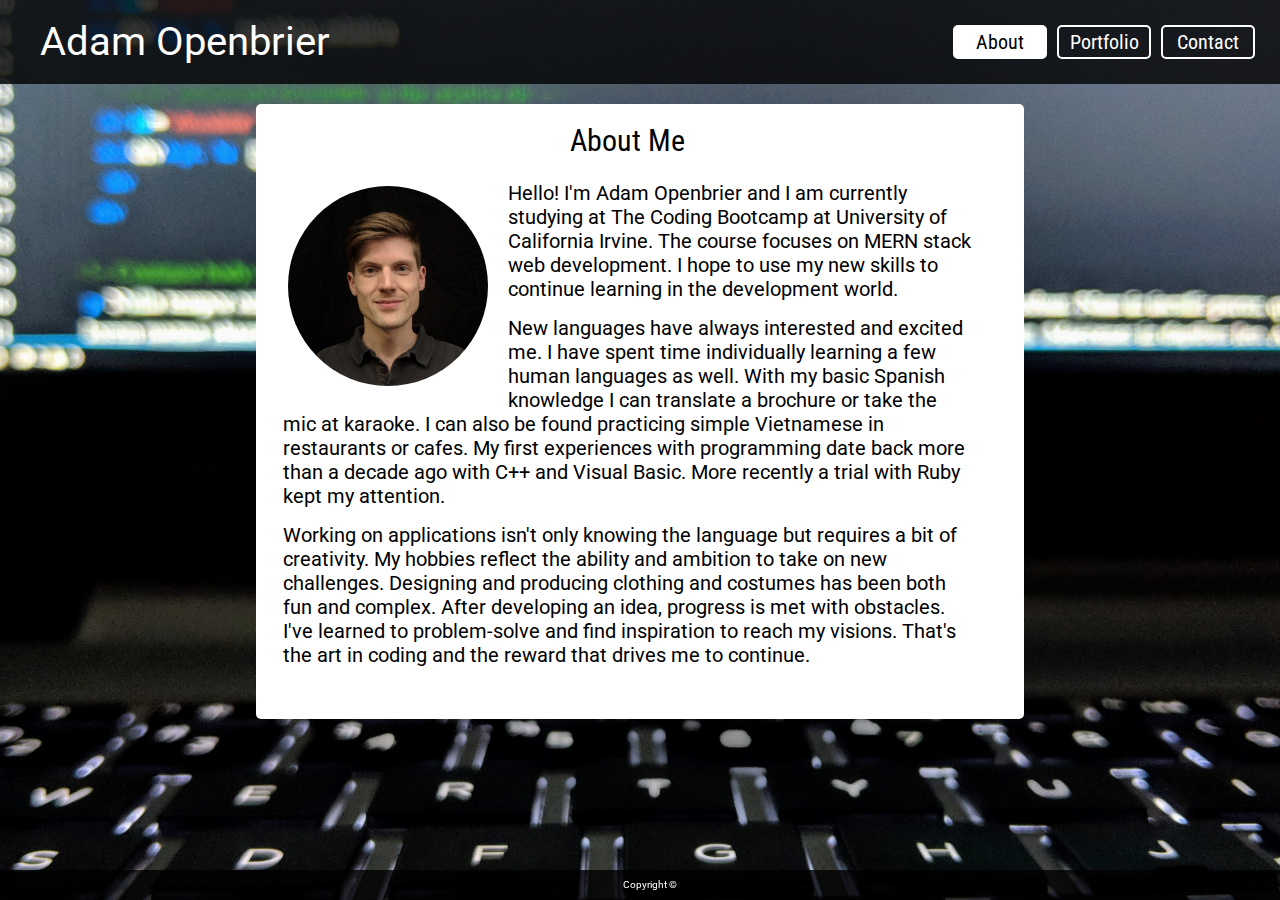
<file: index.html>
<!DOCTYPE html>
<html lang="en">

<head>
    <meta charset="UTF-8">
    <meta name="viewport" content="width=device-width, initial-scale=1.0">
    <meta http-equiv="X-UA-Compatible" content="ie=edge">

    <link rel="stylesheet" href="assets/css/reset.css">
    <link href="https://fonts.googleapis.com/css?family=Roboto|Roboto+Condensed" rel="stylesheet">
    <link rel="stylesheet" href="assets/css/style.css">
    <link rel="canonical" href="https://www.adamopenbrier.com" />
    <title>Adam Openbrier - About</title>

</head>

<body>

    <!-- Header with Title and navigation -->
    <header>
        <h1>
            Adam Openbrier
        </h1>
        <nav>
            <a href="index.html" class="pageCurrent">About</a>
            <a href="portfolio.html" class="pageLink">Portfolio</a>
            <a href="contact.html" class="pageLink">Contact</a>
        </nav>
    </header>

    <!-- Main Bio section with picture  -->
    <section class="main">
        <h2>About Me</h2>
        <img class="profile" src="assets/images/profile.jpg" alt="Adam Openbrier">

        <p>Hello! I'm Adam Openbrier and I am currently studying at The Coding Bootcamp at University of California Irvine. The course focuses on MERN stack web development. I hope to use my new skills to continue learning in the development world.</p><p>New languages have always interested and excited me. I have spent time individually learning a few human languages as well. With my basic Spanish knowledge I can translate a brochure or take the mic at karaoke. I can also be found practicing simple Vietnamese in restaurants or cafes. My first experiences with programming date back more than a decade ago with C++ and Visual Basic. More recently a trial with Ruby kept my attention.</p>
        <p>Working on applications isn't only knowing the language but requires a bit of creativity. My hobbies reflect the ability and ambition to take on new challenges. Designing and producing clothing and costumes has been both fun and complex. After developing an idea, progress is met with obstacles. I've learned to problem-solve and find inspiration to reach my visions. That's the art in coding and the reward that drives me to continue.</p>
        </section>

        <!-- Footer with copyright logo (lies) -->
        <footer>
            Copyright &COPY;
        </footer>
</body>

</html>
</file>
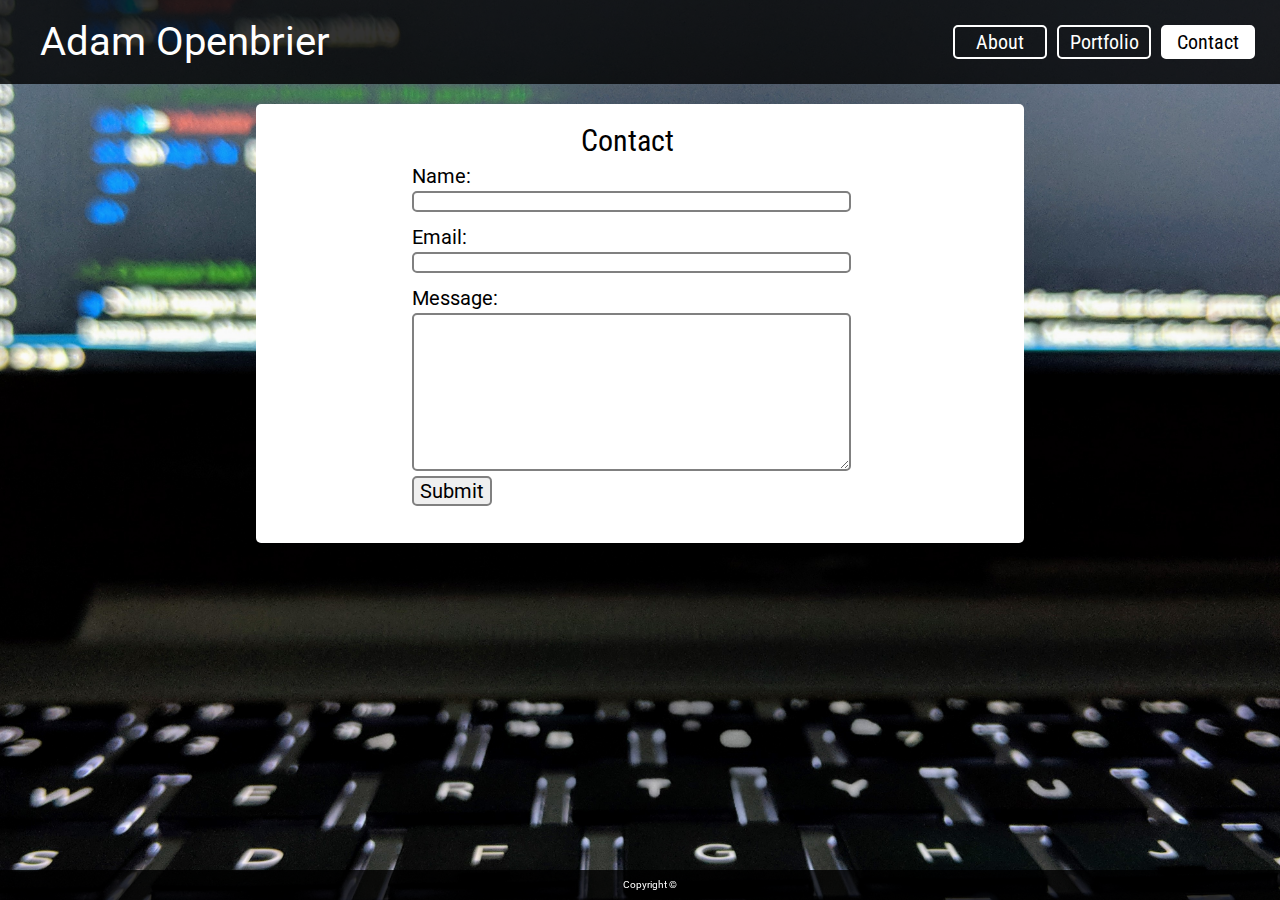
<file: contact.html>
<!DOCTYPE html>
<html lang="en">

<head>
    <meta charset="UTF-8">
    <meta name="viewport" content="width=device-width, initial-scale=1.0">
    <meta http-equiv="X-UA-Compatible" content="ie=edge">
    <meta name="robots" content="noindex">
    <link rel="stylesheet" href="assets/css/reset.css">
    <link href="https://fonts.googleapis.com/css?family=Roboto|Roboto+Condensed" rel="stylesheet">
    <link rel="stylesheet" href="assets/css/style.css">
    <title>Adam Openbrier - Contact</title>
</head>

<body>
    <!-- Header with Title and navigation -->
    <header>
        <h1>
            Adam Openbrier
        </h1>
        <nav>
            <a href="index.html" class="pageLink">About</a>
            <a href="portfolio.html" class="pageLink">Portfolio</a>
            <a href="contact.html" class="pageCurrent">Contact</a>
        </nav>
    </header>

<!-- Contact form -->
    <section class="main">
        <h2>Contact</h2>
        <form>
        
            <label for="name">Name:</label>
            <input type="text" name="name" id="name">
            <label for="emailaddress">Email:</label>
            <input type="email" name="emailaddress" id="emailaddress">
            <label for="message">Message:</label>
            <textarea name="message" id="message" cols="30" rows="10"></textarea>
            <button>Submit</button>
        </form>
    </section>

    <!-- Footer with copyright logo (lies)-->
    <footer>
        Copyright &COPY;
    </footer>
</body>

</html>
</file>
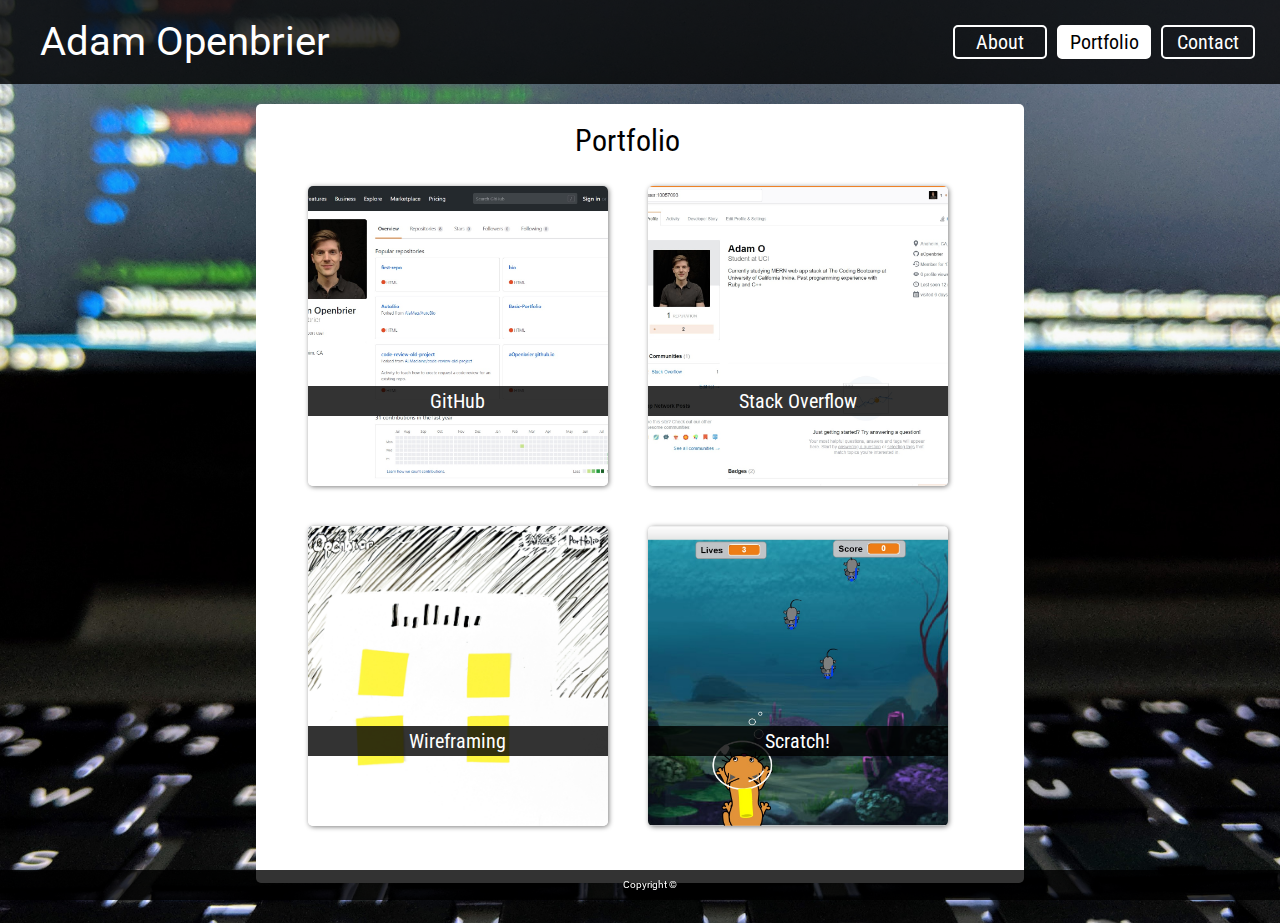
<file: portfolio.html>
<!DOCTYPE html>
<html lang="en">

<head>
    <meta charset="UTF-8">
    <meta name="viewport" content="width=device-width, initial-scale=1.0">
    <meta http-equiv="X-UA-Compatible" content="ie=edge">
    <link rel="stylesheet" href="assets/css/reset.css">
    <link href="https://fonts.googleapis.com/css?family=Roboto|Roboto+Condensed" rel="stylesheet">
    <link rel="stylesheet" href="assets/css/style.css">
    <link rel="canonical" href="https://www.adamopenbrier.com" />
    <title>Adam Openbrier - Portfolio</title>
</head>
<body>

    <!-- Header with Title and navigation -->
    <header>
        <h1>
            Adam Openbrier
        </h1>
        <nav>
            <a href="index.html" class="pageLink">About</a>
            <a href="portfolio.html" class="pageCurrent">Portfolio</a>
            <a href="contact.html" class="pageLink">Contact</a>
        </nav>
    </header>


    <!-- Main content: portfolio links -->
    <section class="main">
        <h2>Portfolio</h2>
        <div class="flexContainer">
            <a href="https://github.com/aOpenbrier" class="portText">
                <div class="portContainer">
                    <img class="portImg" src="assets/images/github.jpg" alt="GitHub profile">
                    <div class="portText">GitHub</div>
                </div>
            </a>
            <a href="https://meta.stackoverflow.com/users/10057093/adam-o?tab=profile" class="portText">
                <div class="portContainer">
                    <img class="portImg" src="assets/images/stackoverflow.jpg" alt="Stack Overflow profile">
                    <div class="portText">Stack Overflow</div>
                </div>
            </a>
            <a href="wireframe.html" class="portText">
                <div class="portContainer">
                    <img class="portImg" src="assets/images/whiteboard2.jpg" alt="Wireframing">
                    <div class="portText">Wireframing</div>
                </div>
            </a>
            <a href="https://scratch.mit.edu/projects/235981321/" class="portText">
                <div class="portContainer">
                    <img class="portImg" src="assets/images/scratch.jpg" alt="Scuba Cat">
                    <div class="portText">Scratch!</div>
                </div>
            </a>
        </div>

    </section>
    <!-- Footer with copyright logo (lies) -->
    <footer>
        Copyright &COPY;
    </footer>
</body>

</html>
</file>
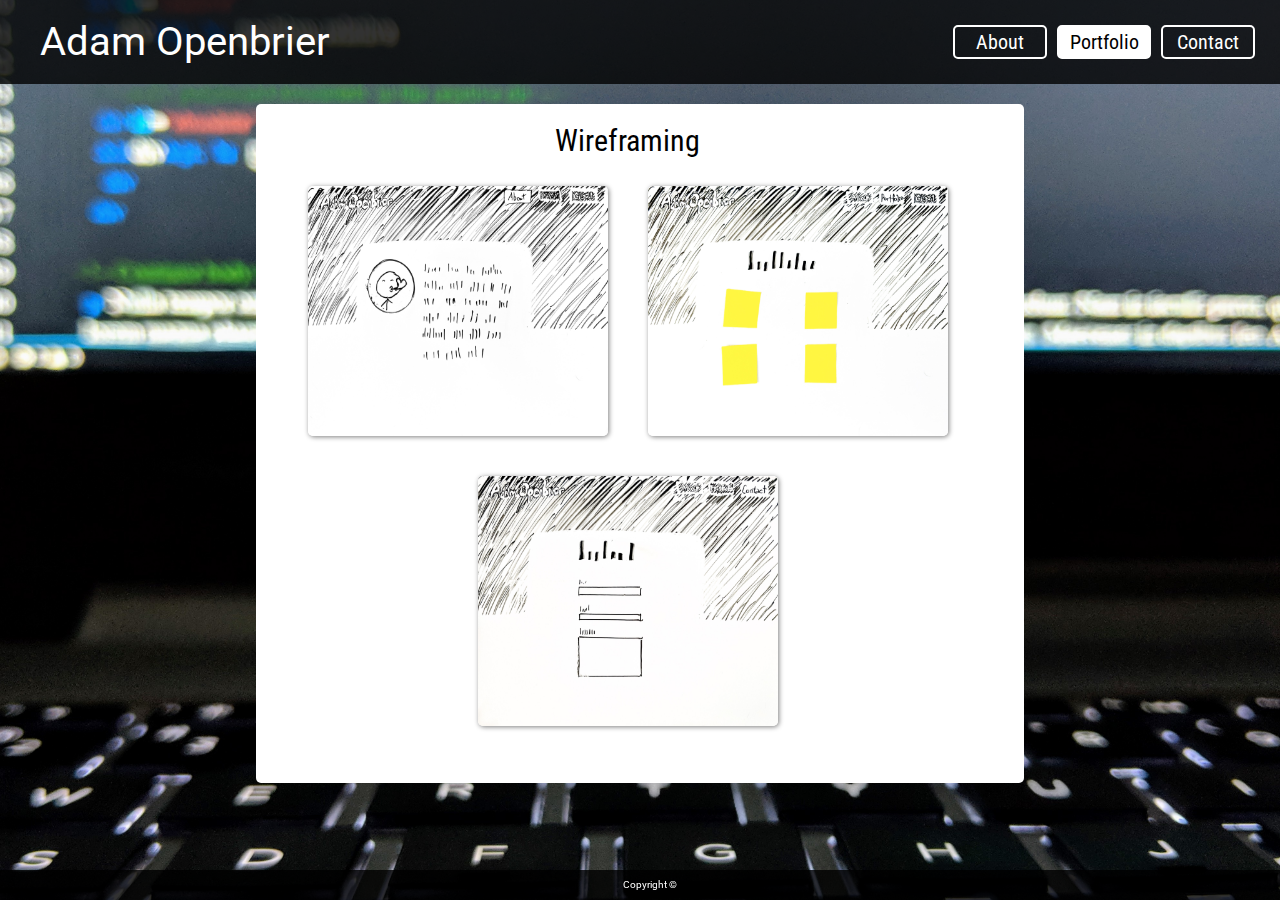
<file: wireframe.html>
<!DOCTYPE html>
<html lang="en">

<head>
   <meta charset="UTF-8">
   <meta name="viewport" content="width=device-width, initial-scale=1.0">
   <meta http-equiv="X-UA-Compatible" content="ie=edge">
   <link rel="canonical" href="https://aopenbrier.github.io/portfolio.html" />
   <link rel="stylesheet" href="assets/css/reset.css">
   <link href="https://fonts.googleapis.com/css?family=Roboto|Roboto+Condensed" rel="stylesheet">
   <link rel="stylesheet" href="assets/css/style.css">
   <title>Adam Openbrier - Portfolio</title>
</head>

<!-- Header with Title and navigation -->
<header>
   <h1>
      Adam Openbrier
   </h1>
   <nav>
      <a href="index.html" class="pageLink">About</a>
      <a href="portfolio.html" class="pageCurrent">Portfolio</a>
      <a href="contact.html" class="pageLink">Contact</a>
   </nav>
</header>

<!-- Main content: wireframing gallery -->
<section class="main">
   <h2>Wireframing</h2>
   <div class="flexContainer">
      <img class="wire" src="assets/images/whiteboard1.jpg" alt="Wireframe">
      <img class="wire" src="assets/images/whiteboard2.jpg" alt="Wireframe">
      <img class="wire" src="assets/images/whiteboard3.jpg" alt="Wireframe">
   </div>
</section>


<!-- Footer with copyright logo (lies) -->
<footer>
   Copyright &COPY;
</footer>
</body>
</html>
</file>
<file: assets/css/style.css>
/* background image */
html{
   background: url("../images/keyboard.jpg") center top no-repeat;
   background-size: cover;
   background-color: black;
}

/*create space between title and nav links */
header{
   display: flex;
   justify-content: space-between;
   align-items: center;
   padding: 20px;
   background-color: rgba(0, 0, 0, .8);
}

/* nav links inline & centered */
nav{
   display: flex;
   align-items: center;
   justify-content: center;
}

/* nav links format */
nav a{
   font-family: 'Roboto Condensed', sans-serif;
   font-size: 20px;
   text-decoration: none;
   text-align: center;  
   border-radius: 5px;
   padding: 5px;
   margin: 5px;
   width: 80px; 
   border: 2px solid white;
}

/* active page nav link appearance */
.pageCurrent{
   color: black;
   background-color: white;  
}

/* remaining nav link appearance */
.pageLink{
   color: white;
   background-color: none;
}

/* Name in header: largest font, push from left to match padding from flexbox centering */
h1{
   color: white;
   font-size: 40px;
   font-family: 'Roboto', sans-serif;
   padding: 0 0 0 20px;
}

/* Page titles */
h2{
   text-align: center;
   color:black;
   font-size: 30px;
   padding: 10px 0px;
   font-family: 'Roboto Condensed', sans-serif;
}

/* white card-style content area */
.main{
   background-color: rgb(255, 255, 255);
   margin: 20px 20% 40px;
   padding:10px 35px 35px 10px;
   border-radius: 5px;
   border: 2px solid rgba(255, 255, 255, 0.5);
}

/* biography text font and spacing */
.main p{
   font-size: 20px;
   line-height: 1.2em;
   margin: .75em;
   font-family: 'Roboto', sans-serif;
}

/* biography image round */
.profile{
   height: 200px;
   border-radius: 50%;
   float:left;
   margin: 20px 20px 20px 20px;
}

/* center portfolio thumbails */
.flexContainer{
   display: flex;
   justify-content: center;
   flex-wrap: wrap;
}

/* container for thumbnails and hovering text */
.portContainer{
   height:300px;
   width:300px;
   margin: 20px;
   position: relative;
   display:inline-block;
   border-radius: 5px;
   box-shadow: 1px 1px 5px grey;
   }

/* portfolio thumbail images */
.portImg{
   position: relative;
   border-radius: 5px;
   height: 300px;
   width:300px;
   object-fit: cover;
}

/* portfolio thumbnail hovering text */
div.portText{
   position: absolute;
   top:200px;
   width:300px;
   padding:5px 0px;
   font-family: 'Roboto Condensed', sans-serif;
   font-size: 20px;
   text-align: center;
   background-color: rgba(0, 0, 0, .8);
}

/* remove hyperlink underline  */
a.portText{
   color: white;
   text-decoration: none;
}

/* wireframe image thumbails */
.wire{
   border-radius: 5px;
   width:300px;
   height:250px;
   object-fit: fill;
   margin: 20px;
   box-shadow: 1px 1px 5px grey;
}

form{
   margin:auto;
   width:60%;
}

label{
   font-family: 'Roboto', sans-serif;
   font-size: 20px;
   display: block;
}

input{
   width: 100%;
   display: block;
   border: 2px solid grey;
   border-radius: 5px;
   margin:5px 0 15px 0;
}

textarea{
   margin: 5px 0;
   width: 100%;
   display: block;
   border: 2px solid grey;
   border-radius: 5px;
}

button{
   font-family: 'Roboto', sans-serif;
   font-size: 20px;
   border: 2px solid grey;
   border-radius: 5px;
}

/* fix position at bottom, dark transparent color */
footer{
   position:fixed;
   bottom: 0;
   left:0;
   width: 100%;
   font-family: 'Roboto', sans-serif;
   color: white;
   font-size: 10px;
   text-align: center;
   background-color: rgba(0, 0, 0, .8);
   padding: 10px;
}
</file>
